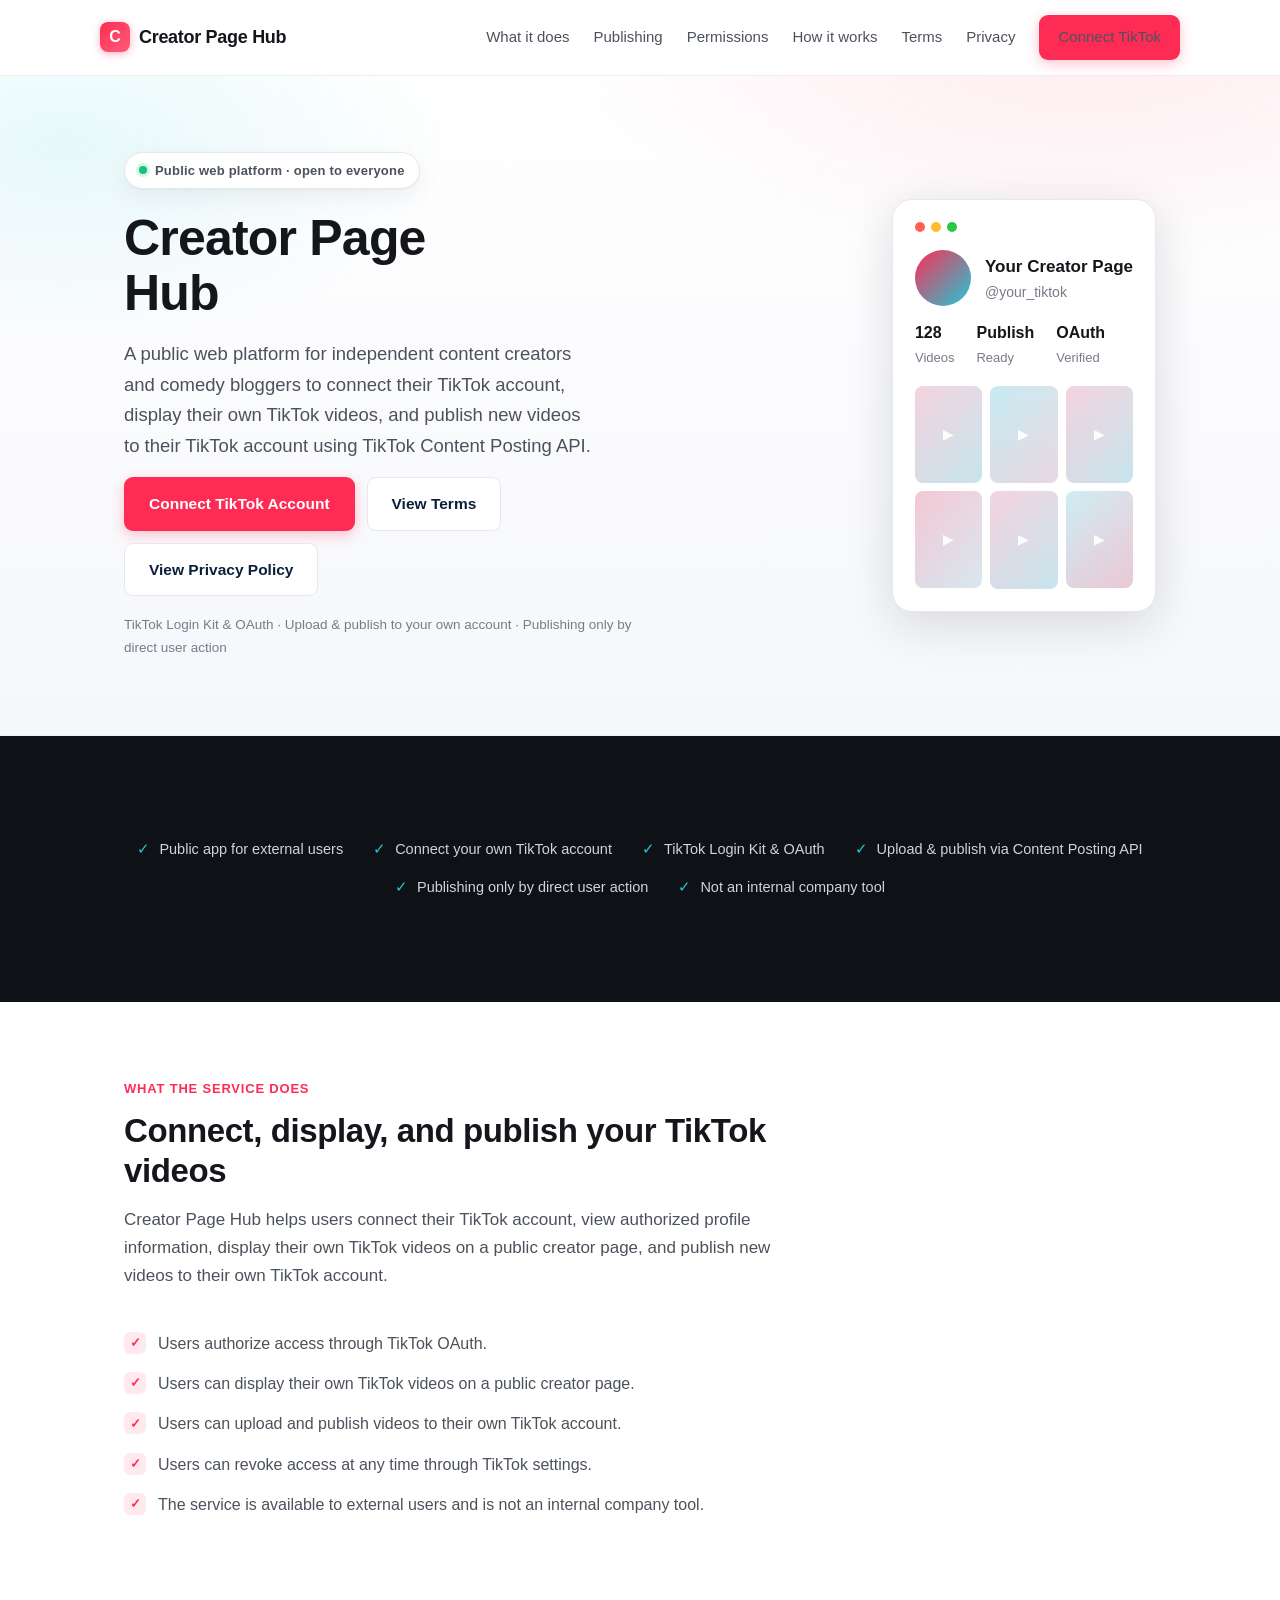
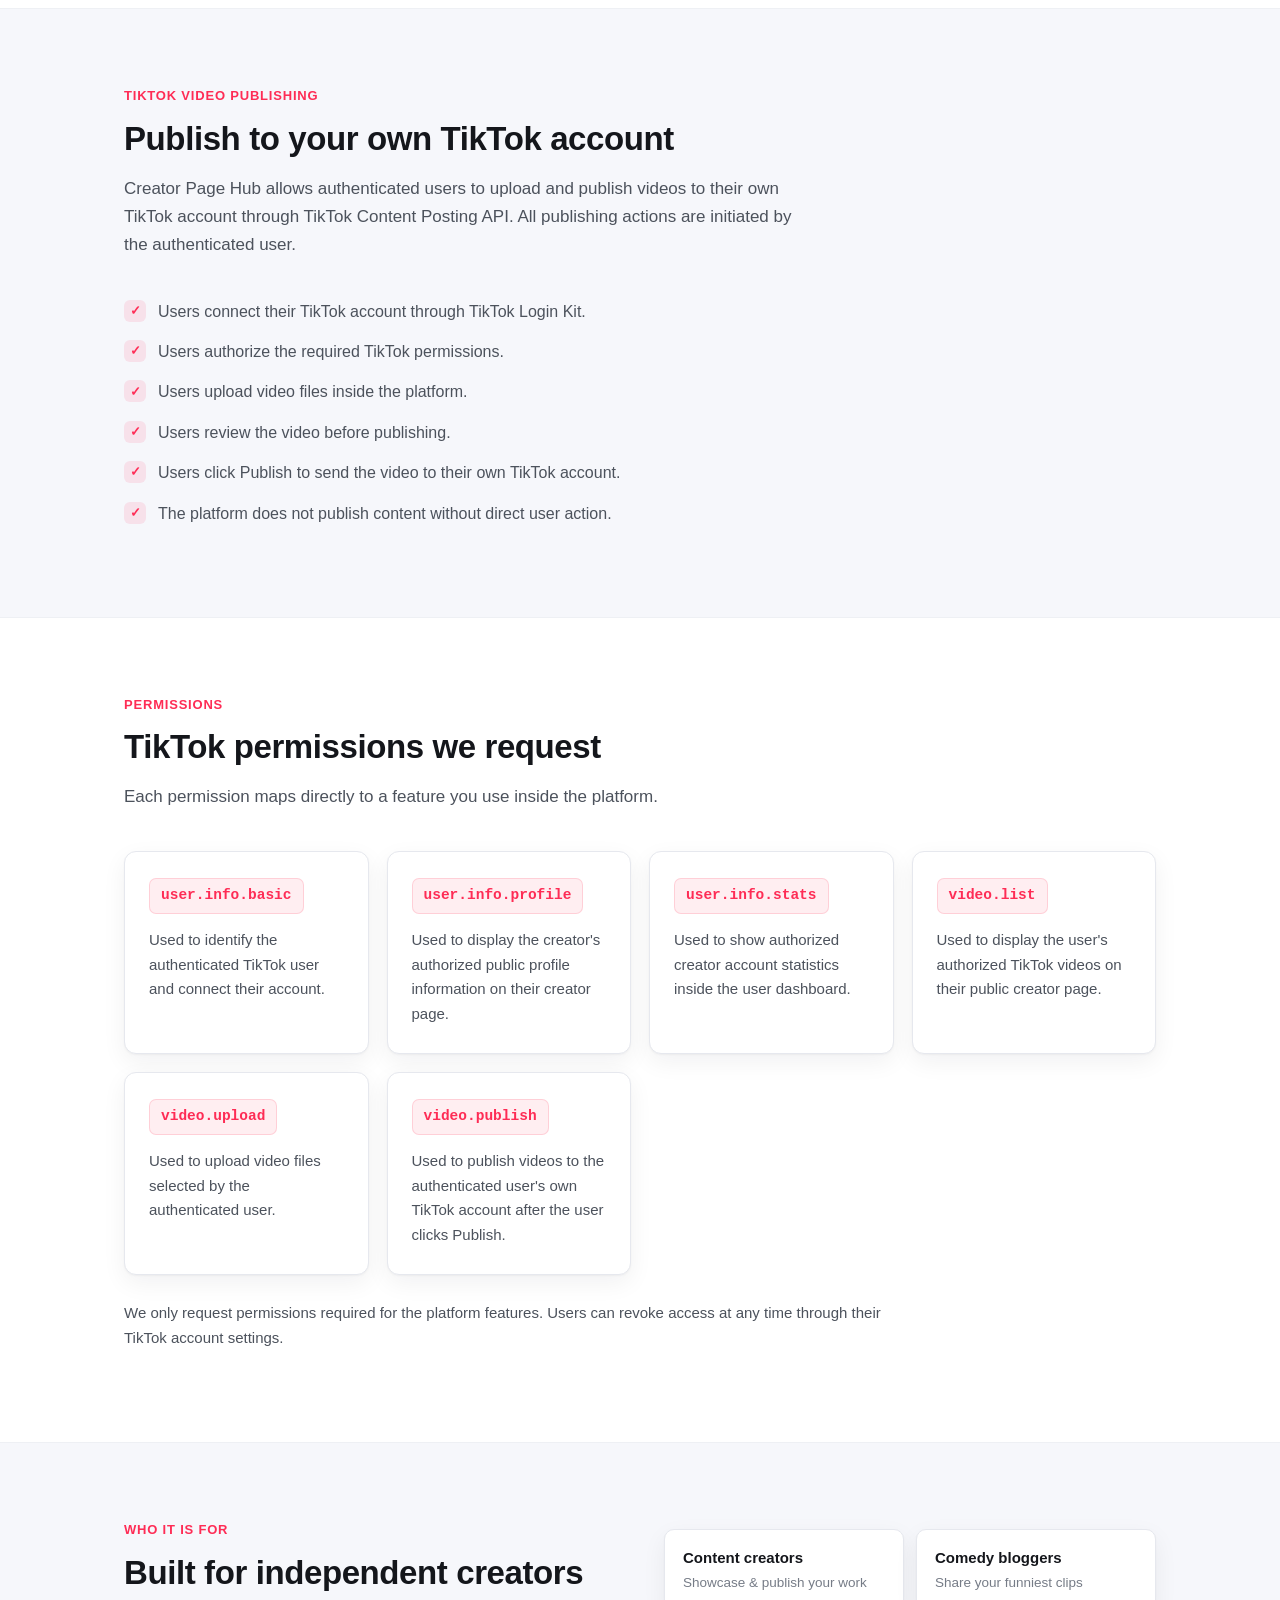
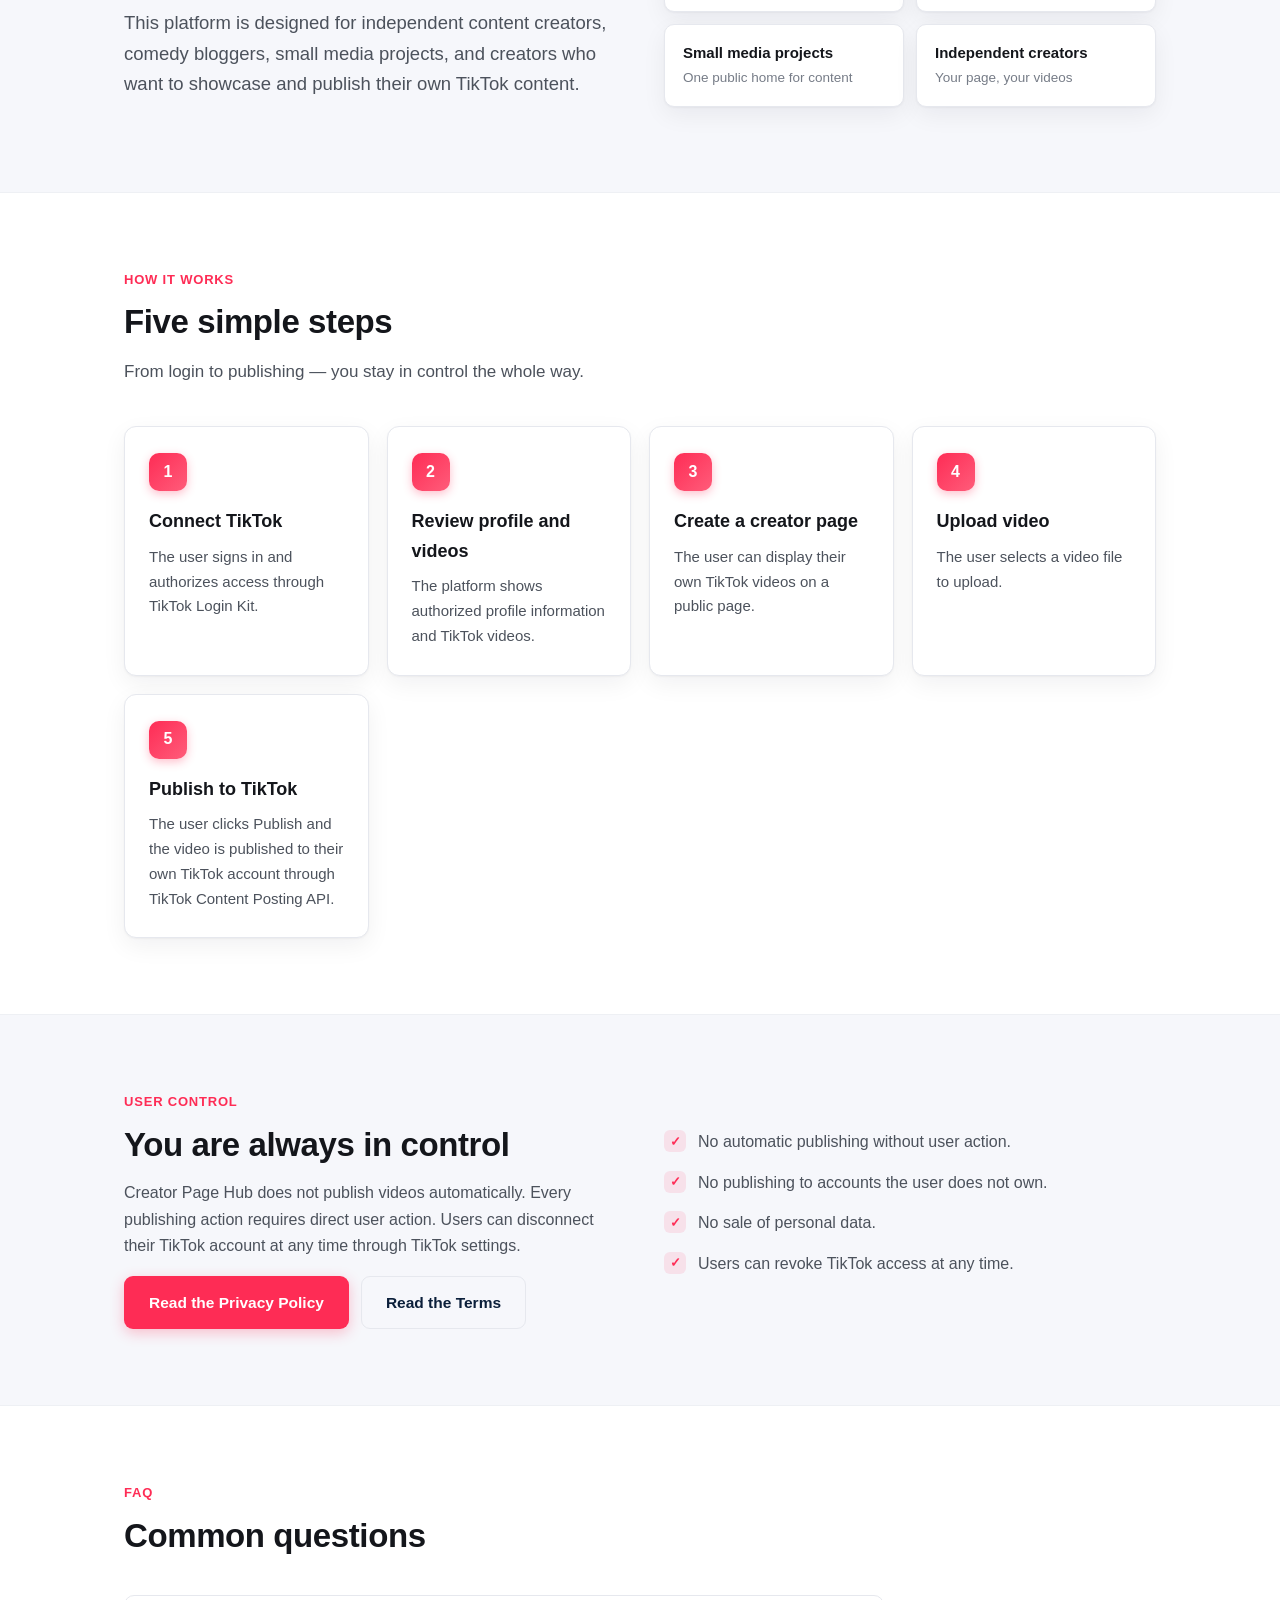
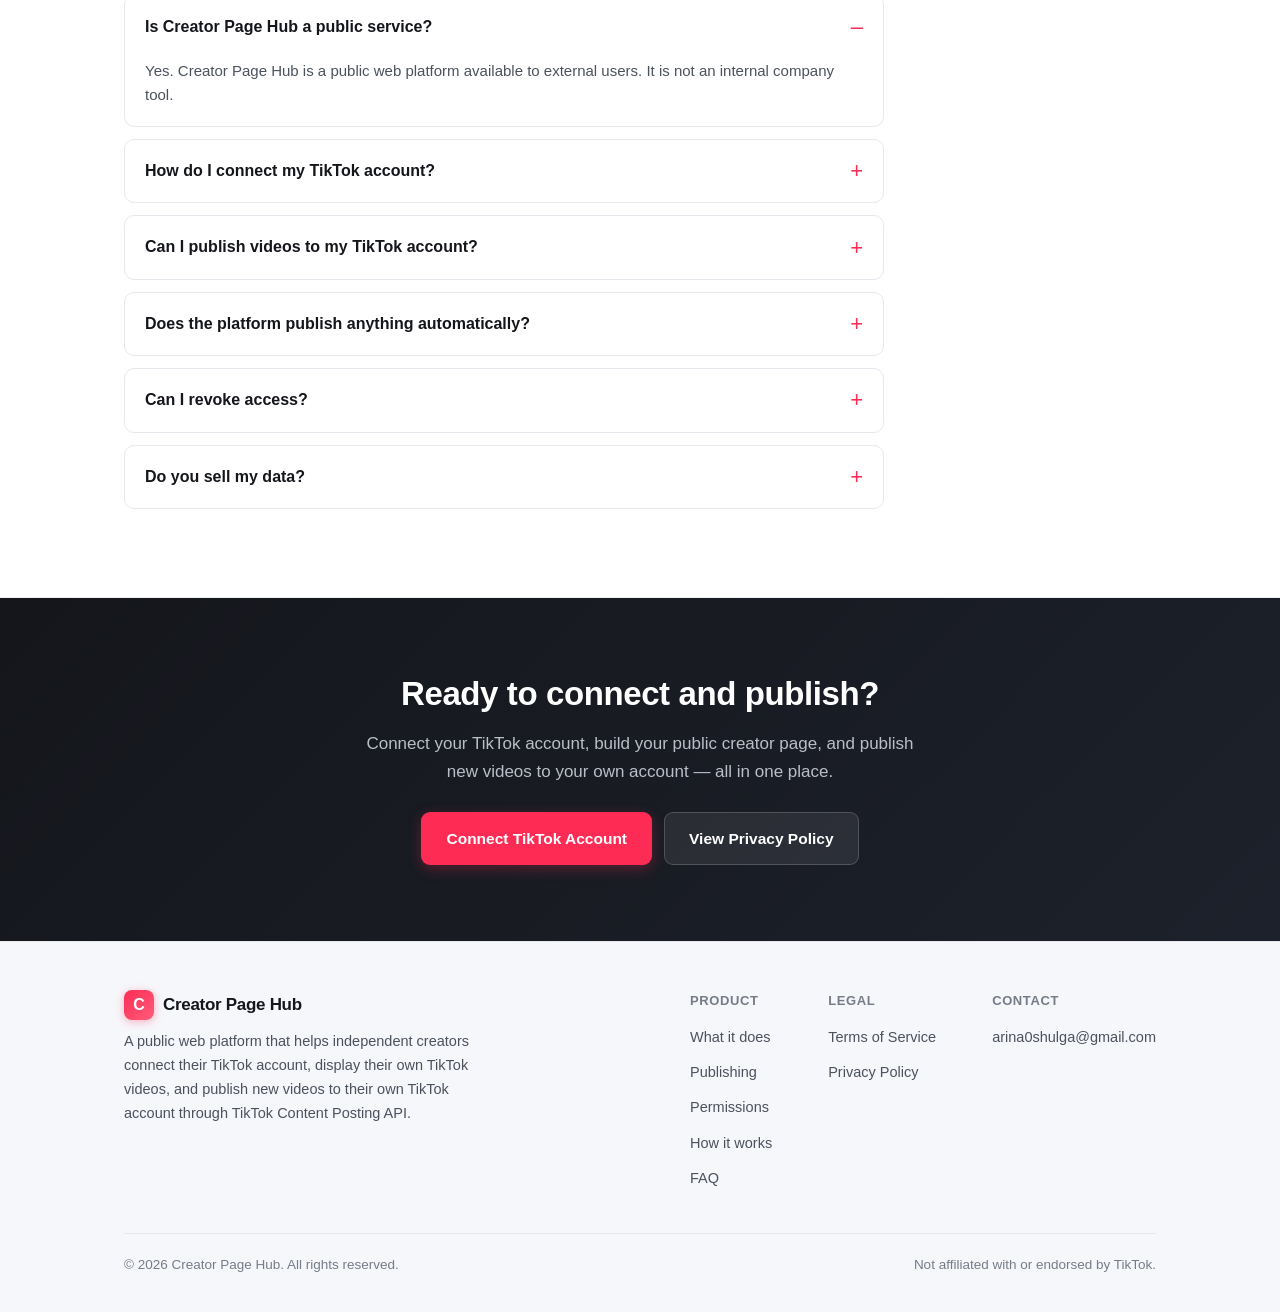
<file: index.html>
<!DOCTYPE html>
<html lang="en">
<head>
  <meta charset="UTF-8" />
  <meta name="viewport" content="width=device-width, initial-scale=1.0" />
  <title>Creator Page Hub — Connect, display & publish your TikTok videos</title>
  <meta name="description" content="Creator Page Hub is a public web platform for independent creators and comedy bloggers to connect their TikTok account, display their own TikTok videos, and publish new videos to their TikTok account using the TikTok Content Posting API." />

  <meta property="og:type" content="website" />
  <meta property="og:title" content="Creator Page Hub — Connect, display & publish your TikTok videos" />
  <meta property="og:description" content="A public web platform to connect your TikTok account, display your own TikTok videos, and publish new videos using the TikTok Content Posting API." />

  <link rel="stylesheet" href="style.css" />
</head>
<body>

  <header class="site">
    <div class="container header-inner">
      <a class="brand" href="index.html"><span class="logo">C</span> Creator Page Hub</a>
      <nav class="main">
        <ul>
          <li><a href="#what">What it does</a></li>
          <li><a href="#publishing">Publishing</a></li>
          <li><a href="#permissions">Permissions</a></li>
          <li><a href="#how-it-works">How it works</a></li>
          <li><a href="terms.html">Terms</a></li>
          <li><a href="privacy.html">Privacy</a></li>
          <li><a class="btn btn-primary btn-sm" href="#how-it-works">Connect TikTok</a></li>
        </ul>
      </nav>
    </div>
  </header>

  <main>

    <!-- Hero -->
    <section class="hero" id="home">
      <div class="container hero-grid">
        <div>
          <span class="badge"><span class="dot"></span> Public web platform · open to everyone</span>
          <h1>Creator Page Hub</h1>
          <p class="lead">A public web platform for independent content creators and comedy bloggers to connect their TikTok account, display their own TikTok videos, and publish new videos to their TikTok account using TikTok Content Posting API.</p>
          <div class="btn-row">
            <a class="btn btn-primary" href="#how-it-works">Connect TikTok Account</a>
            <a class="btn btn-secondary" href="terms.html">View Terms</a>
            <a class="btn btn-secondary" href="privacy.html">View Privacy Policy</a>
          </div>
          <p class="hero-note">TikTok Login Kit &amp; OAuth · Upload &amp; publish to your own account · Publishing only by direct user action</p>
        </div>

        <!-- Creator page mockup -->
        <div class="mock" aria-hidden="true">
          <div class="mock-bar"><i></i><i></i><i></i></div>
          <div class="mock-profile">
            <div class="mock-avatar"></div>
            <div>
              <div class="mock-name">Your Creator Page</div>
              <div class="mock-handle">@your_tiktok</div>
            </div>
          </div>
          <div class="mock-stats">
            <div><b>128</b> Videos</div>
            <div><b>Publish</b> Ready</div>
            <div><b>OAuth</b> Verified</div>
          </div>
          <div class="mock-grid">
            <span></span><span></span><span></span>
            <span></span><span></span><span></span>
          </div>
        </div>
      </div>
    </section>

    <!-- Trust strip -->
    <section class="trust">
      <div class="container">
        <ul>
          <li><span class="check">✓</span> Public app for external users</li>
          <li><span class="check">✓</span> Connect your own TikTok account</li>
          <li><span class="check">✓</span> TikTok Login Kit &amp; OAuth</li>
          <li><span class="check">✓</span> Upload &amp; publish via Content Posting API</li>
          <li><span class="check">✓</span> Publishing only by direct user action</li>
          <li><span class="check">✓</span> Not an internal company tool</li>
        </ul>
      </div>
    </section>

    <!-- What the service does -->
    <section id="what" class="divider">
      <div class="container">
        <div class="section-head">
          <span class="eyebrow">What the service does</span>
          <h2>Connect, display, and publish your TikTok videos</h2>
          <p>Creator Page Hub helps users connect their TikTok account, view authorized profile information, display their own TikTok videos on a public creator page, and publish new videos to their own TikTok account.</p>
        </div>
        <ul class="checks">
          <li>Users authorize access through TikTok OAuth.</li>
          <li>Users can display their own TikTok videos on a public creator page.</li>
          <li>Users can upload and publish videos to their own TikTok account.</li>
          <li>Users can revoke access at any time through TikTok settings.</li>
          <li>The service is available to external users and is not an internal company tool.</li>
        </ul>
      </div>
    </section>

    <!-- TikTok video publishing -->
    <section id="publishing" class="alt-bg divider">
      <div class="container">
        <div class="section-head">
          <span class="eyebrow">TikTok video publishing</span>
          <h2>Publish to your own TikTok account</h2>
          <p>Creator Page Hub allows authenticated users to upload and publish videos to their own TikTok account through TikTok Content Posting API. All publishing actions are initiated by the authenticated user.</p>
        </div>
        <ul class="checks">
          <li>Users connect their TikTok account through TikTok Login Kit.</li>
          <li>Users authorize the required TikTok permissions.</li>
          <li>Users upload video files inside the platform.</li>
          <li>Users review the video before publishing.</li>
          <li>Users click Publish to send the video to their own TikTok account.</li>
          <li>The platform does not publish content without direct user action.</li>
        </ul>
      </div>
    </section>

    <!-- TikTok permissions we request -->
    <section id="permissions" class="divider">
      <div class="container">
        <div class="section-head">
          <span class="eyebrow">Permissions</span>
          <h2>TikTok permissions we request</h2>
          <p>Each permission maps directly to a feature you use inside the platform.</p>
        </div>
        <div class="cards">
          <div class="card perm">
            <h3>user.info.basic</h3>
            <p>Used to identify the authenticated TikTok user and connect their account.</p>
          </div>
          <div class="card perm">
            <h3>user.info.profile</h3>
            <p>Used to display the creator's authorized public profile information on their creator page.</p>
          </div>
          <div class="card perm">
            <h3>user.info.stats</h3>
            <p>Used to show authorized creator account statistics inside the user dashboard.</p>
          </div>
          <div class="card perm">
            <h3>video.list</h3>
            <p>Used to display the user's authorized TikTok videos on their public creator page.</p>
          </div>
          <div class="card perm">
            <h3>video.upload</h3>
            <p>Used to upload video files selected by the authenticated user.</p>
          </div>
          <div class="card perm">
            <h3>video.publish</h3>
            <p>Used to publish videos to the authenticated user's own TikTok account after the user clicks Publish.</p>
          </div>
        </div>
        <p class="perm-note">We only request permissions required for the platform features. Users can revoke access at any time through their TikTok account settings.</p>
      </div>
    </section>

    <!-- Who it is for -->
    <section id="who" class="alt-bg divider">
      <div class="container split">
        <div>
          <span class="eyebrow">Who it is for</span>
          <h2>Built for independent creators</h2>
          <p class="lead">This platform is designed for independent content creators, comedy bloggers, small media projects, and creators who want to showcase and publish their own TikTok content.</p>
        </div>
        <div class="audience">
          <div class="pill">Content creators<span>Showcase &amp; publish your work</span></div>
          <div class="pill">Comedy bloggers<span>Share your funniest clips</span></div>
          <div class="pill">Small media projects<span>One public home for content</span></div>
          <div class="pill">Independent creators<span>Your page, your videos</span></div>
        </div>
      </div>
    </section>

    <!-- How it works -->
    <section id="how-it-works" class="divider">
      <div class="container">
        <div class="section-head">
          <span class="eyebrow">How it works</span>
          <h2>Five simple steps</h2>
          <p>From login to publishing — you stay in control the whole way.</p>
        </div>
        <div class="cards">
          <div class="card">
            <span class="num">1</span>
            <h3>Connect TikTok</h3>
            <p>The user signs in and authorizes access through TikTok Login Kit.</p>
          </div>
          <div class="card">
            <span class="num">2</span>
            <h3>Review profile and videos</h3>
            <p>The platform shows authorized profile information and TikTok videos.</p>
          </div>
          <div class="card">
            <span class="num">3</span>
            <h3>Create a creator page</h3>
            <p>The user can display their own TikTok videos on a public page.</p>
          </div>
          <div class="card">
            <span class="num">4</span>
            <h3>Upload video</h3>
            <p>The user selects a video file to upload.</p>
          </div>
          <div class="card">
            <span class="num">5</span>
            <h3>Publish to TikTok</h3>
            <p>The user clicks Publish and the video is published to their own TikTok account through TikTok Content Posting API.</p>
          </div>
        </div>
      </div>
    </section>

    <!-- User control and safety -->
    <section id="control" class="alt-bg divider">
      <div class="container split">
        <div>
          <span class="eyebrow">User control</span>
          <h2>You are always in control</h2>
          <p>Creator Page Hub does not publish videos automatically. Every publishing action requires direct user action. Users can disconnect their TikTok account at any time through TikTok settings.</p>
          <div class="btn-row">
            <a class="btn btn-primary" href="privacy.html">Read the Privacy Policy</a>
            <a class="btn btn-ghost" href="terms.html">Read the Terms</a>
          </div>
        </div>
        <ul class="checks">
          <li>No automatic publishing without user action.</li>
          <li>No publishing to accounts the user does not own.</li>
          <li>No sale of personal data.</li>
          <li>Users can revoke TikTok access at any time.</li>
        </ul>
      </div>
    </section>

    <!-- FAQ -->
    <section id="faq" class="divider">
      <div class="container">
        <div class="section-head">
          <span class="eyebrow">FAQ</span>
          <h2>Common questions</h2>
        </div>
        <div class="faq">
          <details open>
            <summary>Is Creator Page Hub a public service?</summary>
            <p>Yes. Creator Page Hub is a public web platform available to external users. It is not an internal company tool.</p>
          </details>
          <details>
            <summary>How do I connect my TikTok account?</summary>
            <p>You sign in and authorize access through TikTok Login Kit and OAuth. The platform only receives the permissions you approve.</p>
          </details>
          <details>
            <summary>Can I publish videos to my TikTok account?</summary>
            <p>Yes. You can upload a video file inside the platform, review it, and click Publish to send it to your own TikTok account through the TikTok Content Posting API.</p>
          </details>
          <details>
            <summary>Does the platform publish anything automatically?</summary>
            <p>No. The platform never publishes automatically. Every upload and publish action requires your direct action, and it only publishes to your own account.</p>
          </details>
          <details>
            <summary>Can I revoke access?</summary>
            <p>Yes. You can revoke access at any time through your TikTok account settings, or by contacting us to disconnect and delete your data.</p>
          </details>
          <details>
            <summary>Do you sell my data?</summary>
            <p>No. We do not sell personal data, and we only share data when required to operate the service, comply with the law, or protect the service from abuse.</p>
          </details>
        </div>
      </div>
    </section>

    <!-- CTA -->
    <section class="cta">
      <div class="container">
        <h2>Ready to connect and publish?</h2>
        <p>Connect your TikTok account, build your public creator page, and publish new videos to your own account — all in one place.</p>
        <div class="btn-row">
          <a class="btn btn-primary" href="#how-it-works">Connect TikTok Account</a>
          <a class="btn btn-secondary" href="privacy.html">View Privacy Policy</a>
        </div>
      </div>
    </section>

  </main>

  <footer class="site">
    <div class="container">
      <div class="footer-top">
        <div>
          <div class="brand"><span class="logo">C</span> Creator Page Hub</div>
          <p class="footer-about">A public web platform that helps independent creators connect their TikTok account, display their own TikTok videos, and publish new videos to their own TikTok account through TikTok Content Posting API.</p>
        </div>
        <div class="footer-cols">
          <div class="footer-col">
            <h4>Product</h4>
            <ul>
              <li><a href="#what">What it does</a></li>
              <li><a href="#publishing">Publishing</a></li>
              <li><a href="#permissions">Permissions</a></li>
              <li><a href="#how-it-works">How it works</a></li>
              <li><a href="#faq">FAQ</a></li>
            </ul>
          </div>
          <div class="footer-col">
            <h4>Legal</h4>
            <ul>
              <li><a href="terms.html">Terms of Service</a></li>
              <li><a href="privacy.html">Privacy Policy</a></li>
            </ul>
          </div>
          <div class="footer-col">
            <h4>Contact</h4>
            <ul>
              <li><a href="mailto:arina0shulga@gmail.com">arina0shulga@gmail.com</a></li>
            </ul>
          </div>
        </div>
      </div>
      <div class="footer-bottom">
        <span>© 2026 Creator Page Hub. All rights reserved.</span>
        <span>Not affiliated with or endorsed by TikTok.</span>
      </div>
    </div>
  </footer>

</body>
</html>
</file>
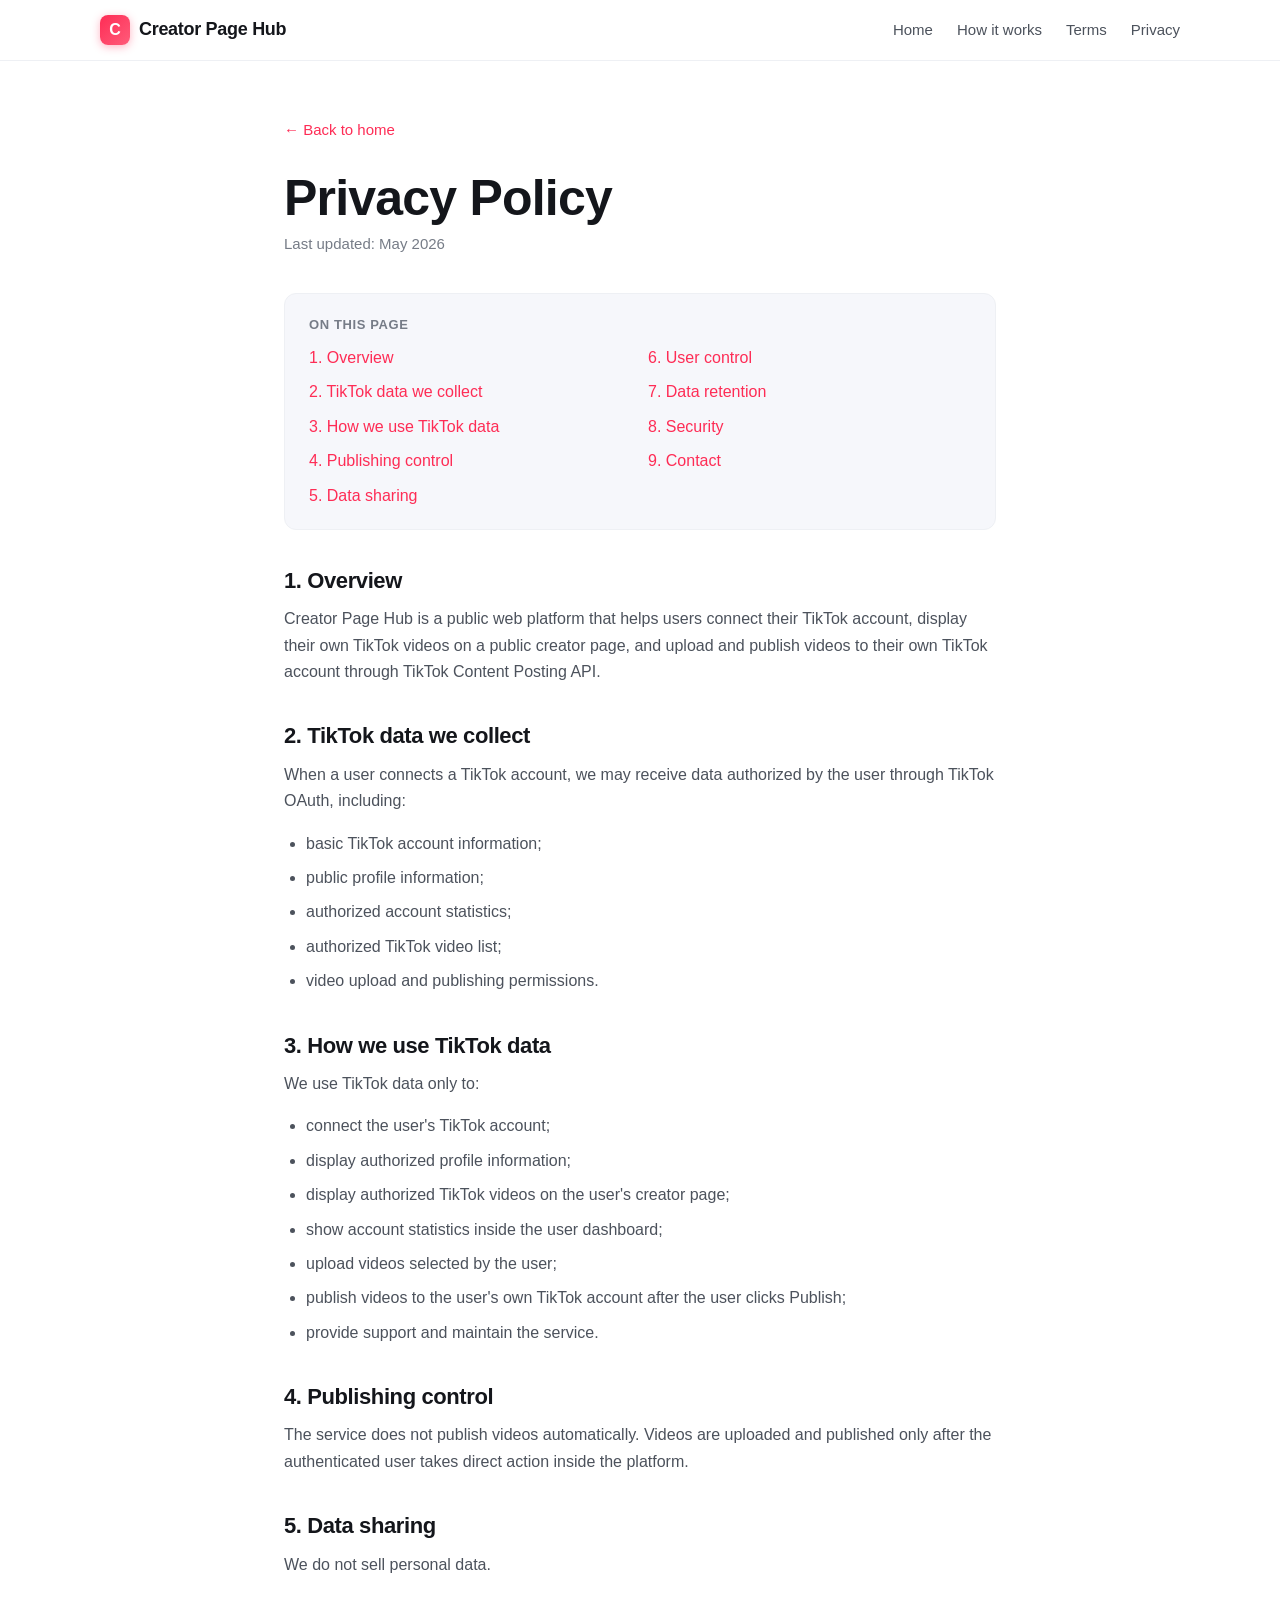
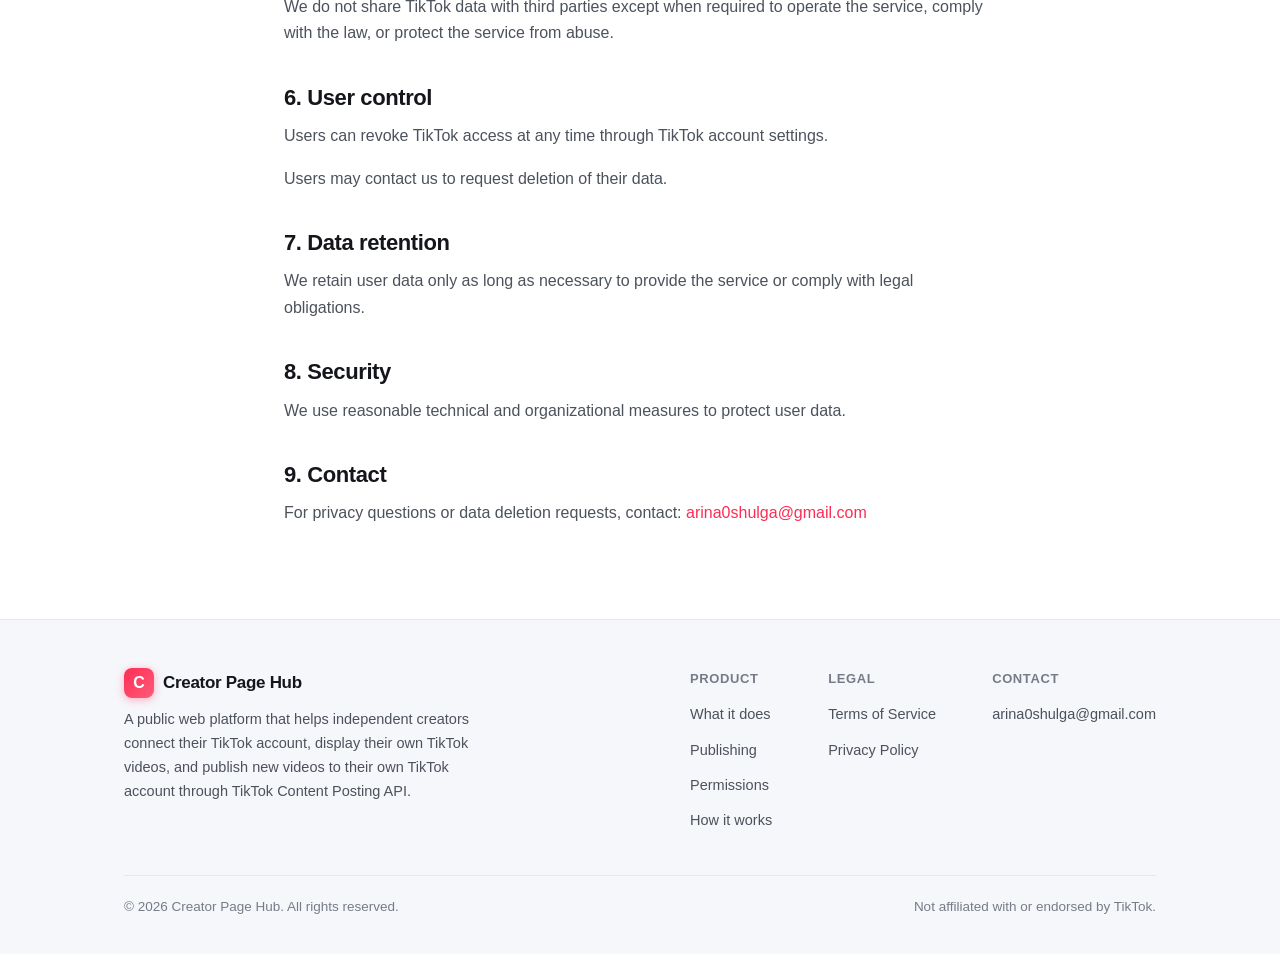
<file: privacy.html>
<!DOCTYPE html>
<html lang="en">
<head>
  <meta charset="UTF-8" />
  <meta name="viewport" content="width=device-width, initial-scale=1.0" />
  <title>Privacy Policy — Creator Page Hub</title>
  <meta name="description" content="Privacy Policy for Creator Page Hub, a public web platform that helps users connect their TikTok account, display their own TikTok videos, and publish videos to their own TikTok account through the TikTok Content Posting API." />

  <link rel="stylesheet" href="style.css" />
</head>
<body>

  <header class="site">
    <div class="container header-inner">
      <a class="brand" href="index.html"><span class="logo">C</span> Creator Page Hub</a>
      <nav class="main">
        <ul>
          <li><a href="index.html">Home</a></li>
          <li><a href="index.html#how-it-works">How it works</a></li>
          <li><a href="terms.html">Terms</a></li>
          <li><a href="privacy.html">Privacy</a></li>
        </ul>
      </nav>
    </div>
  </header>

  <main>
    <section class="legal">
      <div class="container legal-wrap">
        <a class="back-link" href="index.html">&larr; Back to home</a>
        <h1>Privacy Policy</h1>
        <p class="updated">Last updated: May 2026</p>

        <div class="legal-toc">
          <strong>On this page</strong>
          <ul>
            <li><a href="#overview">1. Overview</a></li>
            <li><a href="#collect">2. TikTok data we collect</a></li>
            <li><a href="#use">3. How we use TikTok data</a></li>
            <li><a href="#publishing">4. Publishing control</a></li>
            <li><a href="#sharing">5. Data sharing</a></li>
            <li><a href="#control">6. User control</a></li>
            <li><a href="#retention">7. Data retention</a></li>
            <li><a href="#security">8. Security</a></li>
            <li><a href="#contact">9. Contact</a></li>
          </ul>
        </div>

        <h2 id="overview">1. Overview</h2>
        <p>Creator Page Hub is a public web platform that helps users connect their TikTok account, display their own TikTok videos on a public creator page, and upload and publish videos to their own TikTok account through TikTok Content Posting API.</p>

        <h2 id="collect">2. TikTok data we collect</h2>
        <p>When a user connects a TikTok account, we may receive data authorized by the user through TikTok OAuth, including:</p>
        <ul>
          <li>basic TikTok account information;</li>
          <li>public profile information;</li>
          <li>authorized account statistics;</li>
          <li>authorized TikTok video list;</li>
          <li>video upload and publishing permissions.</li>
        </ul>

        <h2 id="use">3. How we use TikTok data</h2>
        <p>We use TikTok data only to:</p>
        <ul>
          <li>connect the user's TikTok account;</li>
          <li>display authorized profile information;</li>
          <li>display authorized TikTok videos on the user's creator page;</li>
          <li>show account statistics inside the user dashboard;</li>
          <li>upload videos selected by the user;</li>
          <li>publish videos to the user's own TikTok account after the user clicks Publish;</li>
          <li>provide support and maintain the service.</li>
        </ul>

        <h2 id="publishing">4. Publishing control</h2>
        <p>The service does not publish videos automatically. Videos are uploaded and published only after the authenticated user takes direct action inside the platform.</p>

        <h2 id="sharing">5. Data sharing</h2>
        <p>We do not sell personal data.</p>
        <p>We do not share TikTok data with third parties except when required to operate the service, comply with the law, or protect the service from abuse.</p>

        <h2 id="control">6. User control</h2>
        <p>Users can revoke TikTok access at any time through TikTok account settings.</p>
        <p>Users may contact us to request deletion of their data.</p>

        <h2 id="retention">7. Data retention</h2>
        <p>We retain user data only as long as necessary to provide the service or comply with legal obligations.</p>

        <h2 id="security">8. Security</h2>
        <p>We use reasonable technical and organizational measures to protect user data.</p>

        <h2 id="contact">9. Contact</h2>
        <p>For privacy questions or data deletion requests, contact: <a href="mailto:arina0shulga@gmail.com">arina0shulga@gmail.com</a></p>
      </div>
    </section>
  </main>

  <footer class="site">
    <div class="container">
      <div class="footer-top">
        <div>
          <div class="brand"><span class="logo">C</span> Creator Page Hub</div>
          <p class="footer-about">A public web platform that helps independent creators connect their TikTok account, display their own TikTok videos, and publish new videos to their own TikTok account through TikTok Content Posting API.</p>
        </div>
        <div class="footer-cols">
          <div class="footer-col">
            <h4>Product</h4>
            <ul>
              <li><a href="index.html#what">What it does</a></li>
              <li><a href="index.html#publishing">Publishing</a></li>
              <li><a href="index.html#permissions">Permissions</a></li>
              <li><a href="index.html#how-it-works">How it works</a></li>
            </ul>
          </div>
          <div class="footer-col">
            <h4>Legal</h4>
            <ul>
              <li><a href="terms.html">Terms of Service</a></li>
              <li><a href="privacy.html">Privacy Policy</a></li>
            </ul>
          </div>
          <div class="footer-col">
            <h4>Contact</h4>
            <ul>
              <li><a href="mailto:arina0shulga@gmail.com">arina0shulga@gmail.com</a></li>
            </ul>
          </div>
        </div>
      </div>
      <div class="footer-bottom">
        <span>© 2026 Creator Page Hub. All rights reserved.</span>
        <span>Not affiliated with or endorsed by TikTok.</span>
      </div>
    </div>
  </footer>

</body>
</html>
</file>
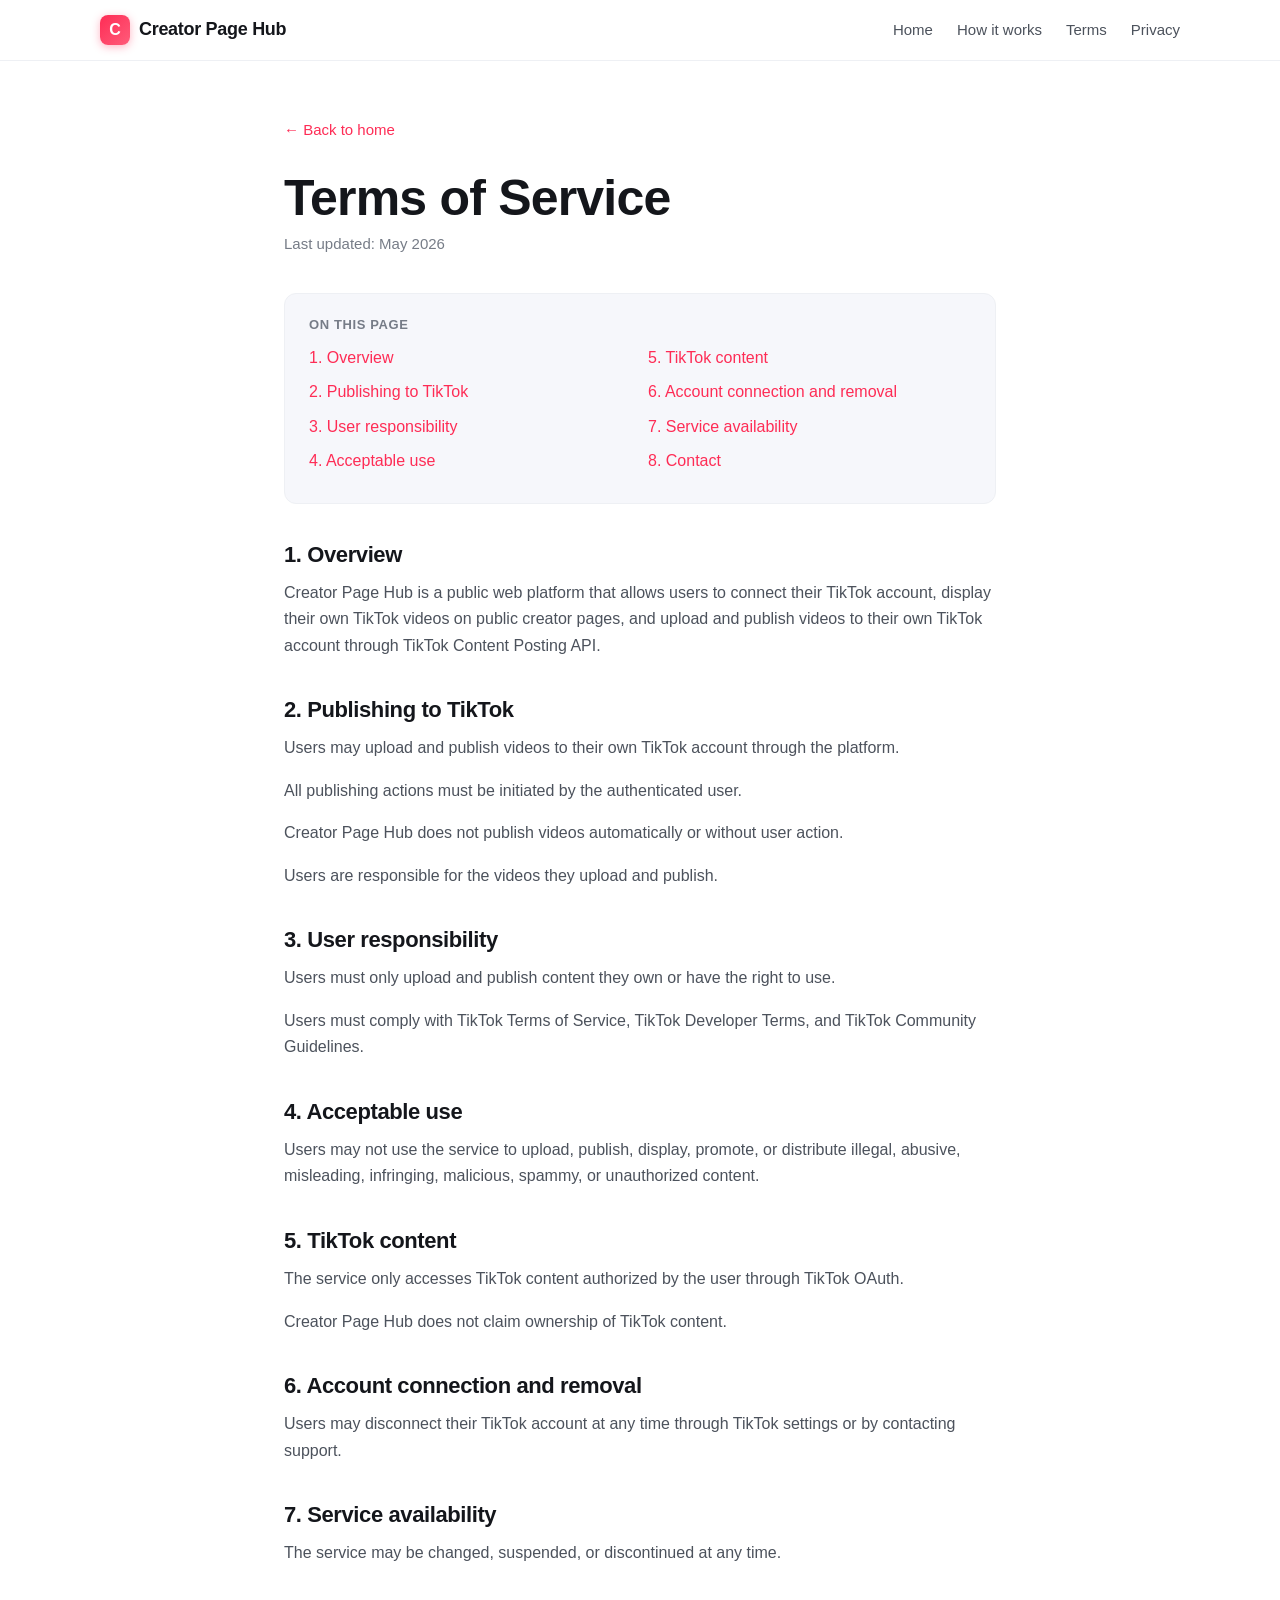
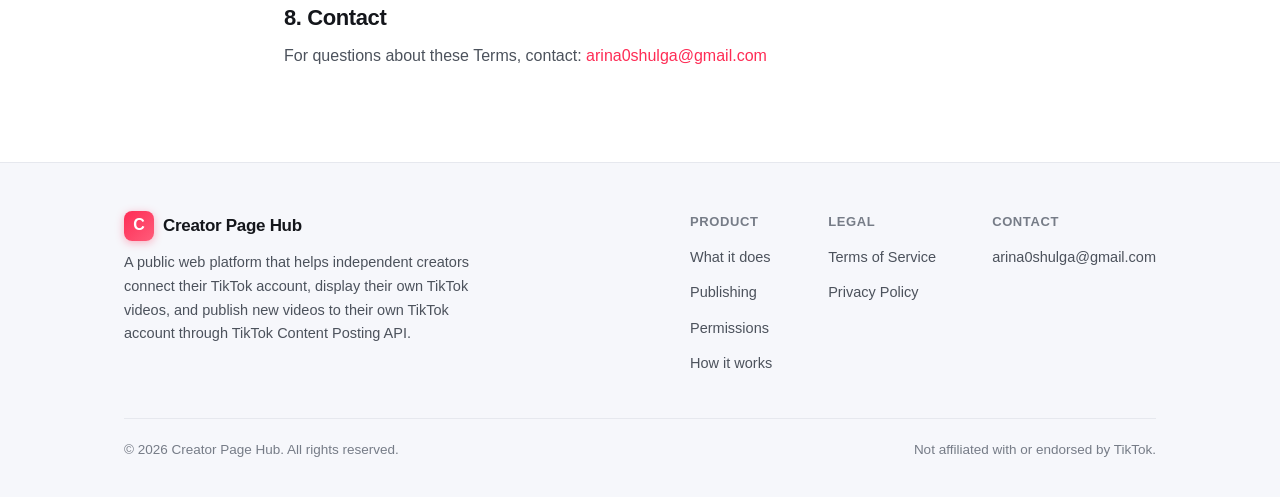
<file: terms.html>
<!DOCTYPE html>
<html lang="en">
<head>
  <meta charset="UTF-8" />
  <meta name="viewport" content="width=device-width, initial-scale=1.0" />
  <title>Terms of Service — Creator Page Hub</title>
  <meta name="description" content="Terms of Service for Creator Page Hub, a public web platform that lets users connect their TikTok account, display their own TikTok videos, and upload and publish videos to their own TikTok account through the TikTok Content Posting API." />

  <link rel="stylesheet" href="style.css" />
</head>
<body>

  <header class="site">
    <div class="container header-inner">
      <a class="brand" href="index.html"><span class="logo">C</span> Creator Page Hub</a>
      <nav class="main">
        <ul>
          <li><a href="index.html">Home</a></li>
          <li><a href="index.html#how-it-works">How it works</a></li>
          <li><a href="terms.html">Terms</a></li>
          <li><a href="privacy.html">Privacy</a></li>
        </ul>
      </nav>
    </div>
  </header>

  <main>
    <section class="legal">
      <div class="container legal-wrap">
        <a class="back-link" href="index.html">&larr; Back to home</a>
        <h1>Terms of Service</h1>
        <p class="updated">Last updated: May 2026</p>

        <div class="legal-toc">
          <strong>On this page</strong>
          <ul>
            <li><a href="#overview">1. Overview</a></li>
            <li><a href="#publishing">2. Publishing to TikTok</a></li>
            <li><a href="#responsibility">3. User responsibility</a></li>
            <li><a href="#acceptable">4. Acceptable use</a></li>
            <li><a href="#content">5. TikTok content</a></li>
            <li><a href="#removal">6. Account connection and removal</a></li>
            <li><a href="#availability">7. Service availability</a></li>
            <li><a href="#contact">8. Contact</a></li>
          </ul>
        </div>

        <h2 id="overview">1. Overview</h2>
        <p>Creator Page Hub is a public web platform that allows users to connect their TikTok account, display their own TikTok videos on public creator pages, and upload and publish videos to their own TikTok account through TikTok Content Posting API.</p>

        <h2 id="publishing">2. Publishing to TikTok</h2>
        <p>Users may upload and publish videos to their own TikTok account through the platform.</p>
        <p>All publishing actions must be initiated by the authenticated user.</p>
        <p>Creator Page Hub does not publish videos automatically or without user action.</p>
        <p>Users are responsible for the videos they upload and publish.</p>

        <h2 id="responsibility">3. User responsibility</h2>
        <p>Users must only upload and publish content they own or have the right to use.</p>
        <p>Users must comply with TikTok Terms of Service, TikTok Developer Terms, and TikTok Community Guidelines.</p>

        <h2 id="acceptable">4. Acceptable use</h2>
        <p>Users may not use the service to upload, publish, display, promote, or distribute illegal, abusive, misleading, infringing, malicious, spammy, or unauthorized content.</p>

        <h2 id="content">5. TikTok content</h2>
        <p>The service only accesses TikTok content authorized by the user through TikTok OAuth.</p>
        <p>Creator Page Hub does not claim ownership of TikTok content.</p>

        <h2 id="removal">6. Account connection and removal</h2>
        <p>Users may disconnect their TikTok account at any time through TikTok settings or by contacting support.</p>

        <h2 id="availability">7. Service availability</h2>
        <p>The service may be changed, suspended, or discontinued at any time.</p>

        <h2 id="contact">8. Contact</h2>
        <p>For questions about these Terms, contact: <a href="mailto:arina0shulga@gmail.com">arina0shulga@gmail.com</a></p>
      </div>
    </section>
  </main>

  <footer class="site">
    <div class="container">
      <div class="footer-top">
        <div>
          <div class="brand"><span class="logo">C</span> Creator Page Hub</div>
          <p class="footer-about">A public web platform that helps independent creators connect their TikTok account, display their own TikTok videos, and publish new videos to their own TikTok account through TikTok Content Posting API.</p>
        </div>
        <div class="footer-cols">
          <div class="footer-col">
            <h4>Product</h4>
            <ul>
              <li><a href="index.html#what">What it does</a></li>
              <li><a href="index.html#publishing">Publishing</a></li>
              <li><a href="index.html#permissions">Permissions</a></li>
              <li><a href="index.html#how-it-works">How it works</a></li>
            </ul>
          </div>
          <div class="footer-col">
            <h4>Legal</h4>
            <ul>
              <li><a href="terms.html">Terms of Service</a></li>
              <li><a href="privacy.html">Privacy Policy</a></li>
            </ul>
          </div>
          <div class="footer-col">
            <h4>Contact</h4>
            <ul>
              <li><a href="mailto:arina0shulga@gmail.com">arina0shulga@gmail.com</a></li>
            </ul>
          </div>
        </div>
      </div>
      <div class="footer-bottom">
        <span>© 2026 Creator Page Hub. All rights reserved.</span>
        <span>Not affiliated with or endorsed by TikTok.</span>
      </div>
    </div>
  </footer>

</body>
</html>
</file>
<file: style.css>
:root {
  --bg: #ffffff;
  --bg-alt: #f6f7fb;
  --bg-dark: #0e1116;
  --text: #14161b;
  --text-soft: #4c525c;
  --text-mut: #767c87;
  --accent: #fe2c55;
  --accent-hover: #e02049;
  --cyan: #20c9d6;
  --ink: #0b1f3a;
  --border: #e6e8ee;
  --border-soft: #eef0f4;
  --maxw: 1080px;
  --radius: 12px;
  --shadow: 0 1px 2px rgba(16,22,30,.04), 0 8px 24px rgba(16,22,30,.06);
  --shadow-lg: 0 12px 48px rgba(16,22,30,.14);
}

* { box-sizing: border-box; }
html { scroll-behavior: smooth; }

body {
  margin: 0;
  font-family: -apple-system, BlinkMacSystemFont, "Segoe UI", Roboto, Helvetica, Arial, sans-serif;
  color: var(--text);
  background: var(--bg);
  line-height: 1.65;
  -webkit-font-smoothing: antialiased;
}

a { color: var(--accent); text-decoration: none; }
a:hover { text-decoration: underline; }

.container {
  max-width: var(--maxw);
  margin: 0 auto;
  padding: 0 24px;
}

.eyebrow {
  display: block;
  font-size: 13px;
  font-weight: 700;
  letter-spacing: 0.8px;
  text-transform: uppercase;
  color: var(--accent);
  margin: 0 0 12px;
}

/* ---------- Header ---------- */
header.site {
  position: sticky;
  top: 0;
  background: rgba(255, 255, 255, 0.92);
  border-bottom: 1px solid var(--border-soft);
  backdrop-filter: saturate(180%) blur(10px);
  z-index: 100;
}
.header-inner {
  display: flex;
  align-items: center;
  justify-content: space-between;
  flex-wrap: wrap;
  gap: 12px;
  padding: 15px 0;
}
.brand {
  display: inline-flex;
  align-items: center;
  gap: 9px;
  font-size: 18px;
  font-weight: 700;
  letter-spacing: -0.3px;
  color: var(--text);
}
.brand:hover { text-decoration: none; }
.brand .logo {
  width: 30px; height: 30px;
  border-radius: 8px;
  background: linear-gradient(135deg, var(--accent), #ff5c7a);
  display: inline-flex; align-items: center; justify-content: center;
  color: #fff; font-weight: 800; font-size: 16px;
  box-shadow: 0 2px 8px rgba(254,44,85,.35);
}
nav.main ul {
  list-style: none;
  display: flex;
  align-items: center;
  flex-wrap: wrap;
  gap: 24px;
  margin: 0;
  padding: 0;
}
nav.main a {
  color: var(--text-soft);
  font-size: 15px;
  font-weight: 500;
}
nav.main a:hover { color: var(--accent); text-decoration: none; }

/* ---------- Buttons ---------- */
.btn {
  display: inline-flex;
  align-items: center;
  gap: 8px;
  padding: 13px 24px;
  border-radius: 9px;
  font-weight: 600;
  font-size: 15.5px;
  border: 1px solid transparent;
  cursor: pointer;
  transition: transform .08s ease, background .15s ease, box-shadow .15s ease;
}
.btn:active { transform: translateY(1px); }
.btn-primary {
  background: var(--accent);
  color: #fff;
  box-shadow: 0 4px 14px rgba(254,44,85,.28);
}
.btn-primary:hover { background: var(--accent-hover); text-decoration: none; box-shadow: 0 6px 18px rgba(254,44,85,.34); }
.btn-secondary {
  background: #fff;
  color: var(--ink);
  border-color: var(--border);
}
.btn-secondary:hover { background: var(--bg-alt); text-decoration: none; }
.btn-sm { padding: 9px 18px; font-size: 14.5px; }
.btn-ghost { background: transparent; color: var(--ink); border-color: var(--border); }
.btn-ghost:hover { background: var(--bg-alt); text-decoration: none; }
.btn-row { display: flex; flex-wrap: wrap; gap: 12px; margin-top: 6px; }

/* ---------- Sections ---------- */
main section { padding: 76px 0; }
.divider { border-bottom: 1px solid var(--border-soft); }

h1 {
  font-size: clamp(32px, 5.2vw, 50px);
  line-height: 1.1;
  letter-spacing: -0.8px;
  margin: 0 0 18px;
}
h2 {
  font-size: clamp(24px, 3.6vw, 33px);
  line-height: 1.2;
  letter-spacing: -0.4px;
  margin: 0 0 16px;
}
h3 { font-size: 18px; font-weight: 600; margin: 0 0 8px; color: var(--text); }
p { color: var(--text-soft); margin: 0 0 16px; max-width: 720px; }
.lead { font-size: 18.5px; }
.section-head { max-width: 680px; margin-bottom: 40px; }
.section-head p { font-size: 17px; margin: 0; }

/* ---------- Hero ---------- */
.hero {
  background:
    radial-gradient(900px 420px at 85% -10%, rgba(254,44,85,.10), transparent 60%),
    radial-gradient(700px 380px at 5% 10%, rgba(32,201,214,.10), transparent 55%),
    linear-gradient(180deg, #fff 0%, var(--bg-alt) 100%);
  border-bottom: 1px solid var(--border-soft);
}
.hero-grid {
  display: grid;
  grid-template-columns: 1.1fr 0.9fr;
  gap: 56px;
  align-items: center;
}
.hero h1 { max-width: 11ch; }
.hero p.lead { color: var(--text-soft); max-width: 46ch; }
.badge {
  display: inline-flex;
  align-items: center;
  gap: 8px;
  background: #fff;
  border: 1px solid var(--border);
  color: var(--text-soft);
  font-size: 13px;
  font-weight: 600;
  letter-spacing: 0.2px;
  padding: 7px 14px;
  border-radius: 999px;
  margin-bottom: 22px;
  box-shadow: var(--shadow);
}
.badge .dot { width: 8px; height: 8px; border-radius: 50%; background: #18c07a; box-shadow: 0 0 0 3px rgba(24,192,122,.18); }
.hero-note { font-size: 13.5px; color: var(--text-mut); margin: 18px 0 0; }

/* Creator page mockup */
.mock {
  background: #fff;
  border: 1px solid var(--border);
  border-radius: 20px;
  box-shadow: var(--shadow-lg);
  padding: 22px;
  max-width: 360px;
  margin-left: auto;
}
.mock-bar { display: flex; gap: 6px; margin-bottom: 18px; }
.mock-bar i { width: 10px; height: 10px; border-radius: 50%; background: var(--border); display: inline-block; }
.mock-bar i:first-child { background: #ff5f57; }
.mock-bar i:nth-child(2) { background: #febc2e; }
.mock-bar i:nth-child(3) { background: #28c840; }
.mock-profile { display: flex; align-items: center; gap: 14px; margin-bottom: 6px; }
.mock-avatar {
  width: 56px; height: 56px; border-radius: 50%;
  background: linear-gradient(135deg, var(--accent), var(--cyan));
  flex: 0 0 auto;
}
.mock-name { font-weight: 700; font-size: 17px; color: var(--text); }
.mock-handle { font-size: 14px; color: var(--text-mut); }
.mock-stats { display: flex; gap: 22px; margin: 14px 0 18px; }
.mock-stats div { font-size: 13px; color: var(--text-mut); }
.mock-stats b { display: block; font-size: 16px; color: var(--text); }
.mock-grid { display: grid; grid-template-columns: repeat(3, 1fr); gap: 8px; }
.mock-grid span {
  display: block;
  aspect-ratio: 9 / 13;
  border-radius: 8px;
  background: linear-gradient(160deg, #f1f3f8, #e7eaf1);
  position: relative;
  overflow: hidden;
}
.mock-grid span::after {
  content: "";
  position: absolute; inset: 0;
  background: linear-gradient(135deg, rgba(254,44,85,.16), rgba(32,201,214,.16));
}
.mock-grid span:nth-child(2)::after { background: linear-gradient(135deg, rgba(32,201,214,.20), rgba(254,44,85,.10)); }
.mock-grid span:nth-child(4)::after { background: linear-gradient(135deg, rgba(254,44,85,.22), rgba(32,201,214,.08)); }
.mock-grid span:nth-child(6)::after { background: linear-gradient(135deg, rgba(32,201,214,.16), rgba(254,44,85,.18)); }
.mock-grid span::before {
  content: "▶";
  position: absolute; z-index: 1;
  left: 50%; top: 50%; transform: translate(-50%,-50%);
  color: rgba(255,255,255,.92); font-size: 14px;
}

/* ---------- Trust strip ---------- */
.trust { background: var(--bg-dark); color: #cfd4dc; }
.trust .container { padding-top: 26px; padding-bottom: 26px; }
.trust ul {
  list-style: none; margin: 0; padding: 0;
  display: flex; flex-wrap: wrap; gap: 14px 30px; justify-content: center;
}
.trust li { display: inline-flex; align-items: center; gap: 9px; font-size: 14.5px; font-weight: 500; }
.trust .check { color: var(--cyan); flex: 0 0 auto; }

/* ---------- Bullets / lists ---------- */
ul.plain { margin: 0 0 16px; padding-left: 22px; max-width: 720px; color: var(--text-soft); }
ul.plain li { margin-bottom: 10px; }

ul.checks { list-style: none; margin: 0; padding: 0; max-width: 720px; }
ul.checks li {
  position: relative;
  padding-left: 34px;
  margin-bottom: 14px;
  color: var(--text-soft);
}
ul.checks li::before {
  content: "✓";
  position: absolute; left: 0; top: 1px;
  width: 22px; height: 22px; border-radius: 6px;
  background: rgba(254,44,85,.10); color: var(--accent);
  display: inline-flex; align-items: center; justify-content: center;
  font-size: 13px; font-weight: 700;
}

/* ---------- Feature cards ---------- */
.cards {
  display: grid;
  grid-template-columns: repeat(auto-fit, minmax(240px, 1fr));
  gap: 18px;
}
.card {
  border: 1px solid var(--border);
  border-radius: var(--radius);
  padding: 26px 24px;
  background: var(--bg);
  box-shadow: var(--shadow);
}
.card .ico {
  width: 44px; height: 44px; border-radius: 11px;
  background: var(--bg-alt);
  display: inline-flex; align-items: center; justify-content: center;
  margin-bottom: 16px; color: var(--accent);
}
.card .num {
  display: inline-flex; align-items: center; justify-content: center;
  width: 38px; height: 38px; border-radius: 10px;
  background: linear-gradient(135deg, var(--accent), #ff5c7a);
  color: #fff; font-weight: 700; margin-bottom: 16px;
  box-shadow: 0 3px 10px rgba(254,44,85,.3);
}
.card p { margin: 0; font-size: 15px; }

/* Permission scope cards */
.perm h3 {
  display: inline-block;
  font-family: ui-monospace, SFMono-Regular, Menlo, Consolas, monospace;
  font-size: 14.5px;
  font-weight: 600;
  color: var(--accent);
  background: rgba(254,44,85,.08);
  border: 1px solid rgba(254,44,85,.16);
  padding: 5px 11px;
  border-radius: 7px;
  margin: 0 0 14px;
}
.perm-note { margin-top: 26px; font-size: 15px; max-width: 760px; }

.alt-bg { background: var(--bg-alt); }

/* ---------- Split (who it's for) ---------- */
.split { display: grid; grid-template-columns: 1fr 1fr; gap: 48px; align-items: center; }
.audience { display: grid; grid-template-columns: 1fr 1fr; gap: 12px; }
.pill {
  background: #fff; border: 1px solid var(--border); border-radius: 10px;
  padding: 16px 18px; font-weight: 600; font-size: 15px; color: var(--text);
  box-shadow: var(--shadow);
}
.pill span { display: block; font-weight: 400; font-size: 13.5px; color: var(--text-mut); margin-top: 2px; }

/* ---------- FAQ ---------- */
.faq { max-width: 760px; }
.faq details {
  border: 1px solid var(--border);
  border-radius: 10px;
  padding: 0 20px;
  margin-bottom: 12px;
  background: #fff;
}
.faq summary {
  list-style: none;
  cursor: pointer;
  padding: 18px 0;
  font-weight: 600;
  font-size: 16px;
  color: var(--text);
  display: flex;
  justify-content: space-between;
  align-items: center;
  gap: 16px;
}
.faq summary::-webkit-details-marker { display: none; }
.faq summary::after { content: "+"; color: var(--accent); font-size: 22px; font-weight: 400; line-height: 1; }
.faq details[open] summary::after { content: "–"; }
.faq details p { margin: 0 0 18px; font-size: 15px; }

/* ---------- CTA band ---------- */
.cta { background: linear-gradient(135deg, #14161b, #1d212b); color: #fff; }
.cta .container { text-align: center; }
.cta h2 { color: #fff; }
.cta p { color: #b9bfc9; margin: 0 auto 26px; max-width: 560px; font-size: 17px; }
.cta .btn-row { justify-content: center; }
.cta .btn-secondary { background: rgba(255,255,255,.08); color: #fff; border-color: rgba(255,255,255,.18); }
.cta .btn-secondary:hover { background: rgba(255,255,255,.14); }

/* ---------- Footer ---------- */
footer.site { padding: 48px 0 36px; background: var(--bg-alt); border-top: 1px solid var(--border); }
.footer-top { display: flex; flex-wrap: wrap; justify-content: space-between; gap: 28px; }
.footer-top .brand { font-size: 17px; margin-bottom: 10px; }
.footer-about { max-width: 360px; font-size: 14.5px; color: var(--text-soft); margin: 0; }
.footer-col h4 { font-size: 13px; text-transform: uppercase; letter-spacing: .6px; color: var(--text-mut); margin: 0 0 12px; }
.footer-col ul { list-style: none; margin: 0; padding: 0; }
.footer-col li { margin-bottom: 9px; }
.footer-col a { color: var(--text-soft); font-size: 14.5px; }
.footer-cols { display: flex; gap: 56px; flex-wrap: wrap; }
.footer-bottom {
  margin-top: 32px; padding-top: 20px; border-top: 1px solid var(--border);
  display: flex; flex-wrap: wrap; justify-content: space-between; gap: 10px;
  font-size: 13.5px; color: var(--text-mut);
}

/* ---------- Legal pages ---------- */
.legal { padding: 56px 0 76px; }
.legal-wrap { max-width: 760px; }
.legal h1 { margin-bottom: 6px; }
.legal .updated { color: var(--text-mut); font-size: 15px; margin-bottom: 36px; }
.legal h2 { font-size: 22px; margin-top: 38px; margin-bottom: 12px; }
.legal p, .legal li { color: var(--text-soft); }
.legal ul { padding-left: 22px; max-width: 720px; }
.legal ul li { margin-bottom: 8px; }
.back-link { display: inline-flex; align-items: center; gap: 6px; margin-bottom: 28px; font-size: 15px; font-weight: 500; }
.legal-toc {
  background: var(--bg-alt); border: 1px solid var(--border-soft);
  border-radius: 12px; padding: 20px 24px; margin-bottom: 8px;
}
.legal-toc strong { display: block; font-size: 13px; text-transform: uppercase; letter-spacing: .6px; color: var(--text-mut); margin-bottom: 10px; }
.legal-toc ul { list-style: none; margin: 0; padding: 0; columns: 2; }
.legal-toc li { margin-bottom: 7px; }

/* ---------- Responsive ---------- */
@media (max-width: 860px) {
  .hero-grid { grid-template-columns: 1fr; gap: 40px; }
  .mock { margin: 0 auto; }
  .split { grid-template-columns: 1fr; gap: 28px; }
}
@media (max-width: 640px) {
  main section { padding: 52px 0; }
  .header-inner { justify-content: center; text-align: center; }
  nav.main ul { justify-content: center; gap: 16px; }
  .footer-top { justify-content: flex-start; }
  .footer-cols { gap: 36px; }
  .legal-toc ul { columns: 1; }
}
</file>
